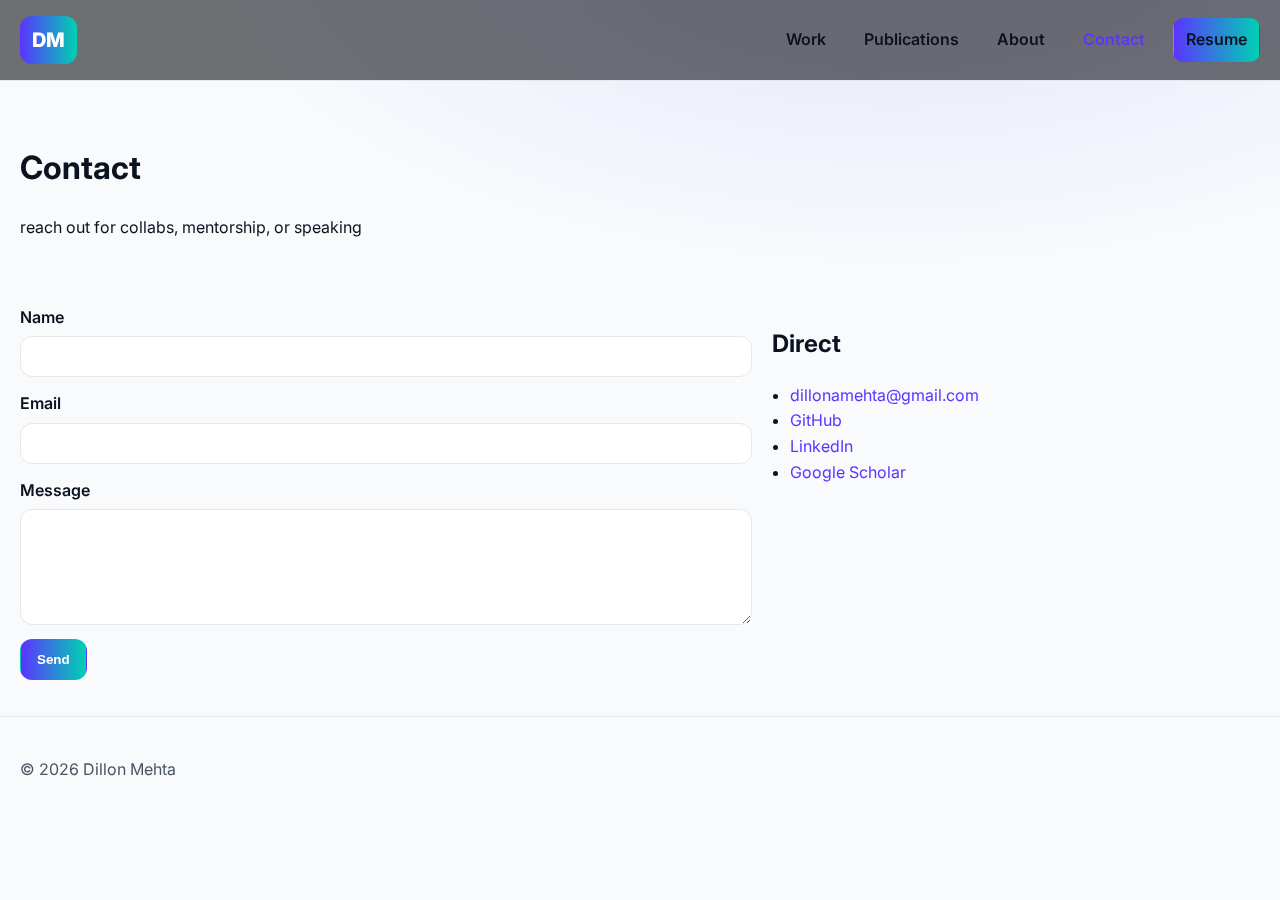
<file: contact.html>
<!-- contact.html -->
<!doctype html>
<html lang="en">
<head>
<meta charset="utf-8">
<meta name="viewport" content="width=device-width, initial-scale=1">
<title>Contact — Dillon Mehta</title>
<link rel="preconnect" href="https://fonts.googleapis.com">
<link href="https://fonts.googleapis.com/css2?family=Inter:wght@400;600;800&display=swap" rel="stylesheet">
<link rel="stylesheet" href="styles.css">
</head>
<body>
<header class="site-header">
  <a class="brand" href="index.html">DM</a>
  <button class="nav-toggle" aria-label="Toggle menu" aria-expanded="false"></button>
  <nav class="nav">
    <a href="projects.html">Work</a>
    <a href="publications.html">Publications</a>
    <a href="about.html">About</a>
    <a class="active" href="contact.html">Contact</a>
    <a class="btn btn-small" href="assets/Dillon_Mehta_Resume.pdf">Resume</a>
  </nav>
</header>

<main>
  <section class="page-hero">
    <h1>Contact</h1>
    <p>reach out for collabs, mentorship, or speaking</p>
  </section>

  <section class="section contact">
    <div class="contact-card">
      <form class="contact-form" name="contact" method="post" data-netlify="true">
        <input type="hidden" name="form-name" value="contact">
        <div class="field">
          <label for="name">Name</label>
          <input id="name" name="name" required>
        </div>
        <div class="field">
          <label for="email">Email</label>
          <input id="email" name="email" type="email" required>
        </div>
        <div class="field">
          <label for="message">Message</label>
          <textarea id="message" name="message" rows="6" required></textarea>
        </div>
        <button class="btn" type="submit">Send</button>
      </form>
      <div class="contact-side">
        <h2>Direct</h2>
        <ul class="list">
          <li><a href="mailto:dillonamehta@gmail.com">dillonamehta@gmail.com</a></li>
          <li><a href="https://github.com/" target="_blank" rel="noopener">GitHub</a></li>
          <li><a href="https://www.linkedin.com/" target="_blank" rel="noopener">LinkedIn</a></li>
          <li><a href="https://scholar.google.com/" target="_blank" rel="noopener">Google Scholar</a></li>
        </ul>
      </div>
    </div>
  </section>
</main>

<footer class="site-footer">
  <p>© <span id="year"></span> Dillon Mehta</p>
</footer>

<script src="script.js"></script>
</body>
</html>
</file>
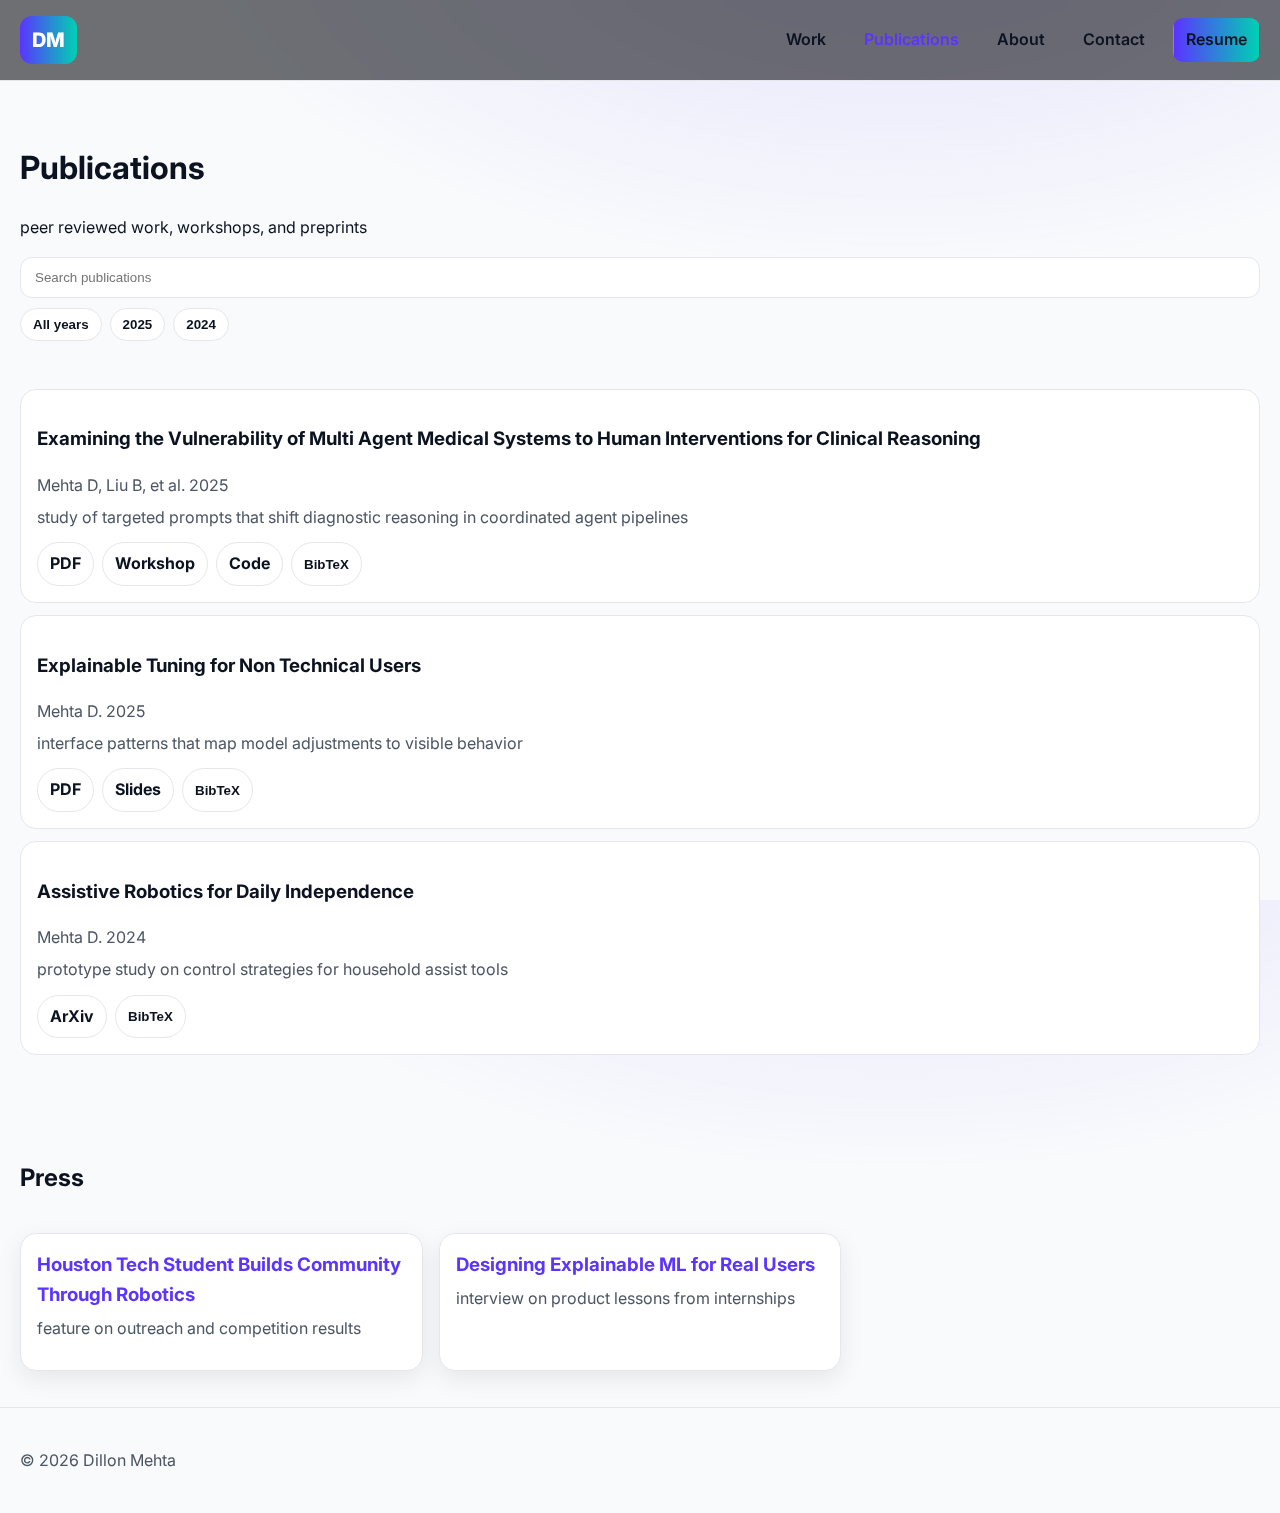
<file: publications.html>
<!-- publications.html -->
<!doctype html>
<html lang="en">
<head>
<meta charset="utf-8">
<meta name="viewport" content="width=device-width, initial-scale=1">
<title>Publications — Dillon Mehta</title>
<link rel="preconnect" href="https://fonts.googleapis.com">
<link href="https://fonts.googleapis.com/css2?family=Inter:wght@400;600;800&display=swap" rel="stylesheet">
<link rel="stylesheet" href="styles.css">
</head>
<body>
<header class="site-header">
  <a class="brand" href="index.html">DM</a>
  <button class="nav-toggle" aria-label="Toggle menu" aria-expanded="false"></button>
  <nav class="nav">
    <a href="projects.html">Work</a>
    <a class="active" href="publications.html">Publications</a>
    <a href="about.html">About</a>
    <a href="contact.html">Contact</a>
    <a class="btn btn-small" href="assets/Dillon_Mehta_Resume.pdf">Resume</a>
  </nav>
</header>

<main>
  <section class="page-hero">
    <h1>Publications</h1>
    <p>peer reviewed work, workshops, and preprints</p>
    <div class="filters">
      <input id="pub-search" type="search" placeholder="Search publications">
      <div class="filter-chips">
        <button data-year="all" class="chip active">All years</button>
        <button data-year="2025" class="chip">2025</button>
        <button data-year="2024" class="chip">2024</button>
      </div>
    </div>
  </section>

  <section class="section pub-list" id="pub-list">
    <article class="pub" id="sea2025" data-year="2025">
      <h3>Examining the Vulnerability of Multi Agent Medical Systems to Human Interventions for Clinical Reasoning</h3>
      <p class="pub-meta">Mehta D, Liu B, et al. 2025</p>
      <p class="pub-abstract">study of targeted prompts that shift diagnostic reasoning in coordinated agent pipelines</p>
      <div class="pub-links">
        <a class="chip" href="#" target="_blank" rel="noopener">PDF</a>
        <a class="chip" href="#" target="_blank" rel="noopener">Workshop</a>
        <a class="chip" href="#" target="_blank" rel="noopener">Code</a>
        <button class="chip" data-bib="sea2025">BibTeX</button>
      </div>
      <pre class="bibtex" id="bib-sea2025">@inproceedings{mehta2025interventions,
  title={Examining the Vulnerability of Multi Agent Medical Systems to Human Interventions for Clinical Reasoning},
  author={Mehta, Dillon and Liu, Benjamin and others},
  year={2025},
  booktitle={SEA Workshop}
}</pre>
    </article>

    <article class="pub" id="iedmc2025" data-year="2025">
      <h3>Explainable Tuning for Non Technical Users</h3>
      <p class="pub-meta">Mehta D. 2025</p>
      <p class="pub-abstract">interface patterns that map model adjustments to visible behavior</p>
      <div class="pub-links">
        <a class="chip" href="#" target="_blank" rel="noopener">PDF</a>
        <a class="chip" href="#" target="_blank" rel="noopener">Slides</a>
        <button class="chip" data-bib="iedmc2025">BibTeX</button>
      </div>
      <pre class="bibtex" id="bib-iedmc2025">@inproceedings{mehta2025xtune,
  title={Explainable Tuning for Non Technical Users},
  author={Mehta, Dillon},
  year={2025},
  booktitle={IEDMC}
}</pre>
    </article>

    <article class="pub" id="preprint2024" data-year="2024">
      <h3>Assistive Robotics for Daily Independence</h3>
      <p class="pub-meta">Mehta D. 2024</p>
      <p class="pub-abstract">prototype study on control strategies for household assist tools</p>
      <div class="pub-links">
        <a class="chip" href="#" target="_blank" rel="noopener">ArXiv</a>
        <button class="chip" data-bib="preprint2024">BibTeX</button>
      </div>
      <pre class="bibtex" id="bib-preprint2024">@article{mehta2024assistive,
  title={Assistive Robotics for Daily Independence},
  author={Mehta, Dillon},
  year={2024},
  journal={arXiv preprint}
}</pre>
    </article>
  </section>

  <section class="section" id="press">
    <div class="section-head">
      <h2>Press</h2>
    </div>
    <div class="grid cards">
      <a class="card" href="#" target="_blank" rel="noopener">
        <div class="card-body">
          <h3>Houston Tech Student Builds Community Through Robotics</h3>
          <p>feature on outreach and competition results</p>
        </div>
      </a>
      <a class="card" href="#" target="_blank" rel="noopener">
        <div class="card-body">
          <h3>Designing Explainable ML for Real Users</h3>
          <p>interview on product lessons from internships</p>
        </div>
      </a>
    </div>
  </section>
</main>

<footer class="site-footer">
  <p>© <span id="year"></span> Dillon Mehta</p>
</footer>

<script src="script.js"></script>
</body>
</html>
</file>
<file: styles.css>
/* styles.css */
:root {
  --bg: #0b0c10;
  --surface: #111218;
  --text: #e8e8ee;
  --muted: #a6a7b0;
  --brand: #7c5cff;
  --brand-2: #00d1b2;
  --card: #151724;
  --border: #232430;
  --shadow: 0 10px 30px rgba(0,0,0,.35);
  --radius: 16px;
  --space: 20px;
}

@media (prefers-color-scheme: light) {
  :root {
    --bg: #f8fafc;
    --surface: #ffffff;
    --text: #0b1220;
    --muted: #4b5563;
    --brand: #5b34ff;
    --card: #ffffff;
    --border: #e5e7eb;
    --shadow: 0 8px 24px rgba(0,0,0,.08);
  }
}

* { box-sizing: border-box }
html, body { height: 100% }
body {
  margin: 0;
  font-family: Inter, system-ui, -apple-system, Segoe UI, Roboto, Arial, sans-serif;
  background: radial-gradient(1200px 600px at 70% -10%, rgba(124,92,255,.15), transparent 60%), var(--bg);
  color: var(--text);
  line-height: 1.6;
}

a { color: var(--brand); text-decoration: none }
a:hover { text-decoration: underline }

.site-header {
  position: sticky;
  top: 0;
  z-index: 10;
  display: flex;
  align-items: center;
  justify-content: space-between;
  gap: 12px;
  padding: 16px max(20px, calc(50% - 640px));
  background: rgba(17,18,24,.6);
  backdrop-filter: saturate(140%) blur(10px);
  border-bottom: 1px solid var(--border);
}

.brand {
  font-weight: 800;
  font-size: 20px;
  color: var(--text);
  padding: 8px 12px;
  border-radius: 12px;
  background: linear-gradient(90deg, var(--brand), var(--brand-2));
  color: #fff;
}

.nav {
  display: flex;
  align-items: center;
  gap: 18px;
}

.nav a {
  color: var(--text);
  font-weight: 600;
  padding: 8px 10px;
  border-radius: 10px;
}

.nav a:hover { background: rgba(124,92,255,.12); text-decoration: none }
.nav a.active { color: var(--brand) }

.nav .btn-small { padding: 8px 12px }

.nav-toggle {
  display: none;
  width: 40px;
  height: 40px;
  border: 1px solid var(--border);
  border-radius: 12px;
  background: var(--surface);
}

@media (max-width: 860px) {
  .nav-toggle { display: inline-flex; align-items: center; justify-content: center }
  .nav { display: none; position: absolute; top: 64px; right: 20px; padding: 12px; background: var(--surface); border: 1px solid var(--border); border-radius: 12px; box-shadow: var(--shadow); flex-direction: column; min-width: 220px }
  .nav.open { display: flex }
}

.hero {
  padding: 80px max(20px, calc(50% - 640px)) 40px;
}

.hero-inner {
  display: grid;
  gap: 12px;
  max-width: 880px;
}

.hero-title {
  font-size: clamp(36px, 6vw, 64px);
  line-height: 1.1;
  margin: 0;
  letter-spacing: -.02em;
}

.hero-subtitle {
  margin: 0 0 8px 0;
  font-size: 20px;
  color: var(--muted);
}

.hero-cta { display: flex; gap: 12px; flex-wrap: wrap }
.hero-meta { display: flex; gap: 16px; padding: 0; margin: 14px 0 0 0; list-style: none; flex-wrap: wrap }
.hero-meta a { color: var(--muted) }

.section {
  padding: 36px max(20px, calc(50% - 640px));
}

.section-head {
  display: flex;
  align-items: end;
  justify-content: space-between;
  gap: 12px;
  margin-bottom: 16px;
}

.grid {
  display: grid;
  gap: 16px;
}

.cards { grid-template-columns: repeat(12, 1fr) }
.cards .card { grid-column: span 12 }
@media (min-width: 720px) {
  .cards .card { grid-column: span 6 }
}
@media (min-width: 1040px) {
  .cards .card { grid-column: span 4 }
}

.card {
  display: flex;
  flex-direction: column;
  background: var(--card);
  border: 1px solid var(--border);
  border-radius: var(--radius);
  overflow: hidden;
  box-shadow: var(--shadow);
  transition: transform .2s ease, box-shadow .2s ease;
}
.card:hover { transform: translateY(-2px) }

.card-media {
  aspect-ratio: 16/9;
  background-size: cover;
  background-position: center;
}

.card-body { padding: 16px }
.card-body h3 { margin: 0 0 6px 0 }
.card-body p { margin: 0 0 12px 0; color: var(--muted) }
.card-actions { display: flex; gap: 8px; flex-wrap: wrap }

.tags { display: flex; gap: 6px; flex-wrap: wrap }
.tag {
  font-size: 12px;
  padding: 4px 8px;
  border: 1px solid var(--border);
  border-radius: 999px;
  color: var(--muted);
}

.btn, .chip {
  display: inline-flex;
  align-items: center;
  justify-content: center;
  gap: 8px;
  padding: 12px 16px;
  border-radius: 12px;
  font-weight: 700;
  text-decoration: none;
  border: 1px solid transparent;
  transition: background .2s ease, border-color .2s ease, color .2s ease;
}

.btn { background: linear-gradient(90deg, var(--brand), var(--brand-2)); color: #fff }
.btn:hover { opacity: .95; text-decoration: none }
.btn-outline { background: transparent; color: var(--text); border-color: var(--border) }
.btn-small { padding: 8px 12px; font-weight: 600 }

.link { color: var(--muted) }
.link:hover { color: var(--text) }

.quick { grid-template-columns: repeat(2, 1fr) }
@media (min-width: 860px) { .quick { grid-template-columns: repeat(4, 1fr) } }
.quick-link {
  display: grid;
  gap: 4px;
  padding: 16px;
  border-radius: var(--radius);
  background: var(--card);
  border: 1px solid var(--border);
}
.quick-link span { color: var(--muted) }
.quick-link strong { font-size: 18px }

.pub-list .pub { padding: 16px; border: 1px solid var(--border); border-radius: var(--radius); background: var(--card); margin-bottom: 12px }
.pub .pub-meta { color: var(--muted); margin: 6px 0 }
.pub .pub-abstract { margin: 6px 0 12px; color: var(--muted) }
.pub .pub-links { display: flex; gap: 8px; flex-wrap: wrap }
.chip {
  padding: 8px 12px;
  background: var(--surface);
  color: var(--text);
  border: 1px solid var(--border);
  border-radius: 999px;
}
.bibtex { display: none; white-space: pre; overflow: auto; margin-top: 10px; padding: 12px; background: var(--surface); border-radius: 12px; border: 1px solid var(--border) }

.page-hero {
  padding: 40px max(20px, calc(50% - 640px)) 12px;
}

.filters {
  margin-top: 12px;
  display: grid;
  gap: 10px;
}
.filters .filter-chips { display: flex; gap: 8px; flex-wrap: wrap }
.filters input[type="search"] {
  width: 100%;
  padding: 12px 14px;
  border-radius: 12px;
  border: 1px solid var(--border);
  background: var(--surface);
  color: var(--text);
}

.timeline { list-style: none; padding: 0; margin: 0; display: grid; gap: 10px }
.t-time { width: 110px; display: inline-block; color: var(--muted) }
.t-text { font-weight: 600 }

.about { display: grid; gap: 20px; grid-template-columns: 1fr }
@media (min-width: 980px) { .about { grid-template-columns: 1fr 2fr } }
.about-media img { width: 100%; border-radius: var(--radius); border: 1px solid var(--border) }
.kv { list-style: none; padding: 0; margin: 16px 0; display: grid; gap: 8px }
.kv li { display: grid; grid-template-columns: 120px 1fr; gap: 10px }
.kv span { color: var(--muted) }
.skills { grid-template-columns: repeat(3, minmax(0,1fr)) }
.pill { padding: 10px 14px; border-radius: 999px; border: 1px solid var(--border); background: var(--surface); text-align: center }
.list { margin: 0; padding-left: 18px }

.contact-card { display: grid; gap: 20px; grid-template-columns: 1fr }
@media (min-width: 980px) { .contact-card { grid-template-columns: 1.2fr .8fr } }
.contact-form .field { display: grid; gap: 6px; margin-bottom: 14px }
.contact-form label { font-weight: 600 }
.contact-form input, .contact-form textarea {
  width: 100%;
  padding: 12px 14px;
  border-radius: 12px;
  border: 1px solid var(--border);
  background: var(--surface);
  color: var(--text);
}

.site-footer {
  padding: 24px max(20px, calc(50% - 640px));
  color: var(--muted);
  border-top: 1px solid var(--border);
  display: flex;
  align-items: center;
  justify-content: space-between;
}

.social { display: flex; gap: 14px }
</file>
